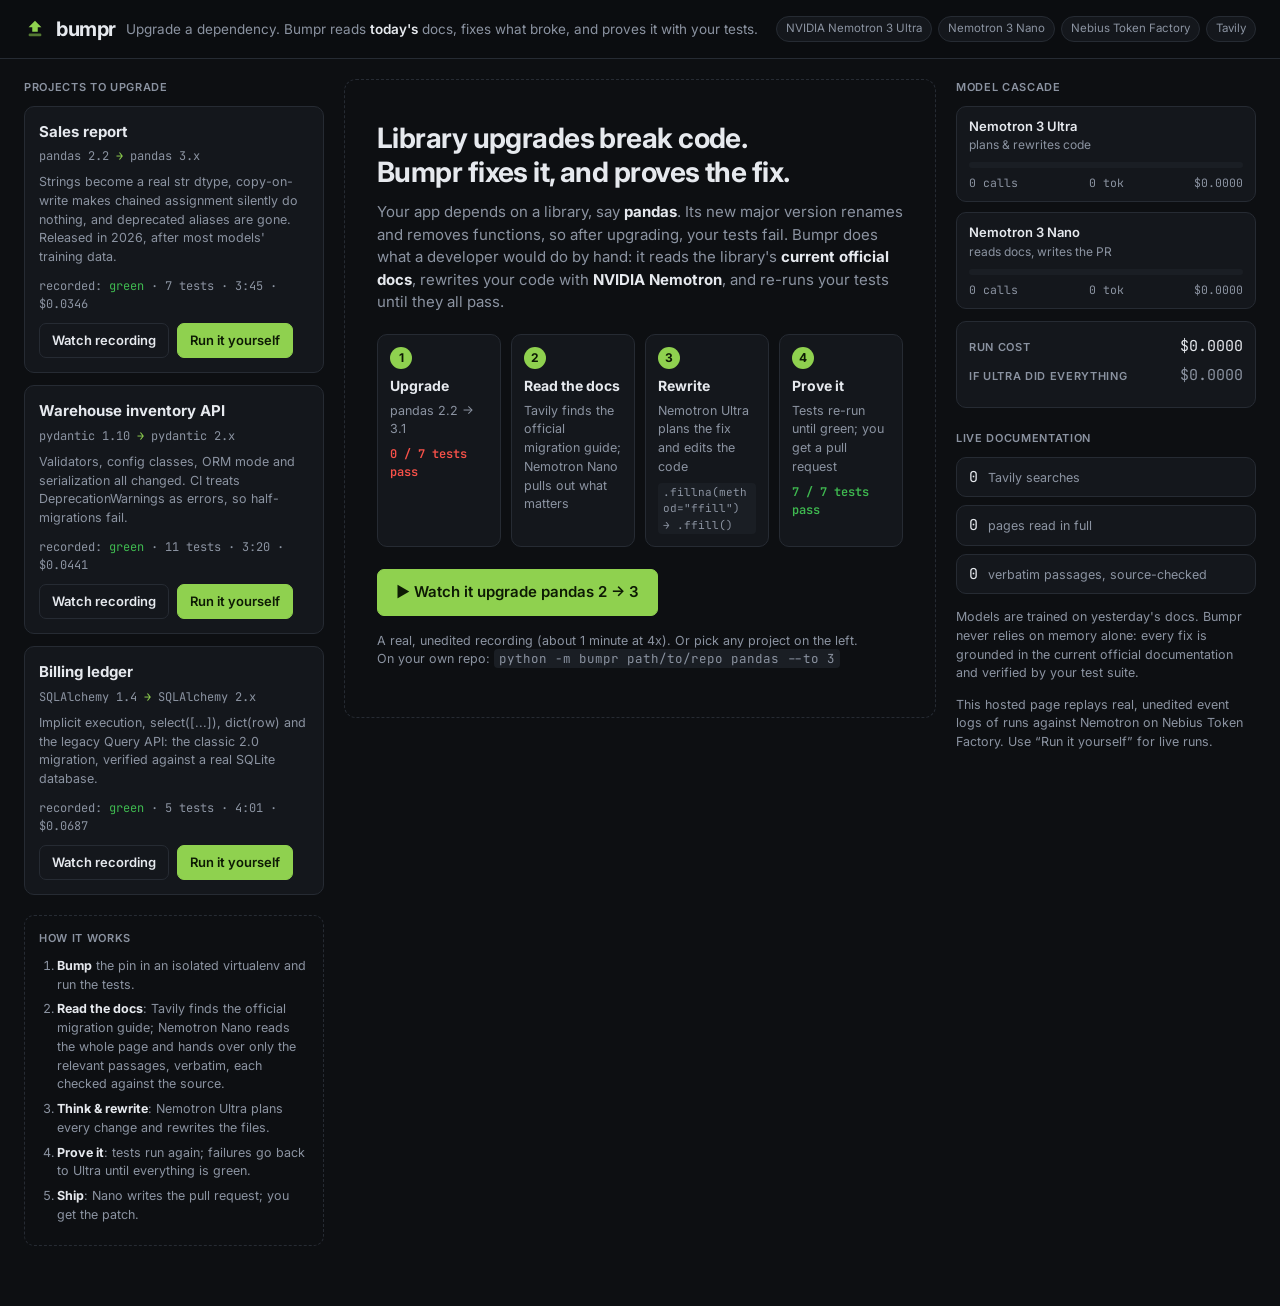
<file: docs/index.html>
<!doctype html>
<html lang="en" data-static="1">
<head>
<meta charset="utf-8">
<meta name="viewport" content="width=device-width, initial-scale=1">
<title>Bumpr: dependency upgrades that read the docs</title>
<meta name="description" content="Bumpr upgrades a Python dependency, reads today's official docs, fixes what broke, and proves it with your tests. NVIDIA Nemotron on Nebius Token Factory + Tavily.">
<link rel="preconnect" href="https://fonts.googleapis.com">
<link rel="preconnect" href="https://fonts.gstatic.com" crossorigin>
<link href="https://fonts.googleapis.com/css2?family=Inter:wght@400;500;600;700&family=JetBrains+Mono:wght@400;500&display=swap" rel="stylesheet">
<link rel="stylesheet" href="static/style.css?v=15">
</head>
<body>
<header class="top">
  <div class="brand">
    <span class="logo" aria-hidden="true">
      <svg viewBox="0 0 24 24" width="22" height="22"><path d="M12 3l7 7h-4v5H9v-5H5z" fill="currentColor"/><rect x="5" y="17" width="14" height="3" rx="1.5" fill="currentColor" opacity=".55"/></svg>
    </span>
    <span class="wordmark">bumpr</span>
    <span class="tagline">Upgrade a dependency. Bumpr reads <em>today's</em> docs, fixes what broke, and proves it with your tests.</span>
  </div>
  <div class="stack">
    <span class="chip">NVIDIA Nemotron 3 Ultra</span>
    <span class="chip">Nemotron 3 Nano</span>
    <span class="chip">Nebius Token Factory</span>
    <span class="chip">Tavily</span>
  </div>
</header>

<main class="layout">
  <aside class="projects">
    <h2 class="label">Projects to upgrade</h2>
    <div id="samples"></div>
    <div class="how">
      <h3 class="label">How it works</h3>
      <ol>
        <li><b>Bump</b> the pin in an isolated virtualenv and run the tests.</li>
        <li><b>Read the docs</b>: Tavily finds the official migration guide; Nemotron Nano reads the whole page and hands over only the relevant passages, verbatim, each checked against the source.</li>
        <li><b>Think &amp; rewrite</b>: Nemotron Ultra plans every change and rewrites the files.</li>
        <li><b>Prove it</b>: tests run again; failures go back to Ultra until everything is green.</li>
        <li><b>Ship</b>: Nano writes the pull request; you get the patch.</li>
      </ol>
    </div>
  </aside>

  <section class="run" id="run">
    <div class="empty" id="empty">
      <div class="empty-inner">
        <h1 class="hero">Library upgrades break code.<br>Bumpr fixes it, and proves the fix.</h1>
        <p class="lede">Your app depends on a library, say <b>pandas</b>. Its new major version renames and removes
          functions, so after upgrading, your tests fail. Bumpr does what a developer would do by hand: it reads the
          library's <b>current official docs</b>, rewrites your code with <b>NVIDIA Nemotron</b>, and re-runs your
          tests until they all pass.</p>
        <ol class="flow">
          <li><span class="n">1</span><b>Upgrade</b><span>pandas 2.2 → 3.1</span><em class="bad">0 / 7 tests pass</em></li>
          <li><span class="n">2</span><b>Read the docs</b><span>Tavily finds the official migration guide; Nemotron Nano pulls out what matters</span></li>
          <li><span class="n">3</span><b>Rewrite</b><span>Nemotron Ultra plans the fix and edits the code</span><code>.fillna(method="ffill") → .ffill()</code></li>
          <li><span class="n">4</span><b>Prove it</b><span>Tests re-run until green; you get a pull request</span><em class="good">7 / 7 tests pass</em></li>
        </ol>
        <button class="primary cta" id="cta">▶ Watch it upgrade pandas 2 → 3</button>
        <p class="muted small">A real, unedited recording (about 1 minute at 4x). Or pick any project on the left.<br>
          On your own repo: <code>python -m bumpr path/to/repo pandas --to 3</code></p>
      </div>
    </div>

    <div id="runview" hidden>
      <div class="runhead">
        <div>
          <div class="runtitle" id="runtitle">-</div>
          <div class="runsub" id="runsub"></div>
        </div>
        <div class="runmeta">
          <span class="status" id="status">idle</span>
          <span class="clock" id="clock">0:00</span>
        </div>
      </div>

      <div class="summary">
        <div><span class="label">Tests after upgrade</span><span class="sum-big" id="sumBroken">-</span></div>
        <div><span class="label">Tests now</span><span class="sum-big" id="sumNow">-</span></div>
        <div><span class="label">Lines of code changed</span><span class="sum-big" id="sumLines">0</span></div>
        <div><span class="label">AI cost</span><span class="sum-big" id="sumCost">$0.00</span></div>
      </div>
      <p class="nowline" id="nowline">Starting…</p>

      <ol class="stepper" id="stepper"></ol>

      <div class="meter">
        <div class="meter-top">
          <span class="label">Test suite</span>
          <span class="meter-num" id="meternum">-</span>
        </div>
        <div class="bar" id="bar"><span class="seg pass"></span><span class="seg fail"></span><span class="seg err"></span></div>
        <div class="history" id="history"></div>
      </div>

      <div class="controls" id="controls" hidden>
        <span class="label">Replay speed</span>
        <button data-speed="1">1x</button><button data-speed="4" class="on">4x</button><button data-speed="16">16x</button>
        <button data-speed="skip">Skip to end</button>
      </div>

      <div class="feed" id="feed"></div>

      <div class="result" id="result" hidden>
        <div class="tabs">
          <button class="tab on" data-tab="pr">Pull request</button>
          <button class="tab" data-tab="diff">Diff</button>
          <button class="tab" data-tab="sources">Sources</button>
          <a class="download" id="download" download="bumpr.patch">Download .patch</a>
        </div>
        <div class="tabbody" id="tab-pr"></div>
        <div class="tabbody" id="tab-diff" hidden></div>
        <div class="tabbody" id="tab-sources" hidden></div>
      </div>
    </div>
  </section>

  <aside class="stats">
    <h2 class="label">Model cascade</h2>
    <div class="cascade" id="cascade">
      <div class="model" data-model="ultra">
        <div class="mname">Nemotron 3 Ultra <span class="mrole">plans &amp; rewrites code</span></div>
        <div class="mbar"><span></span></div>
        <div class="mnums"><span class="calls">0 calls</span><span class="toks">0 tok</span><span class="cost">$0.0000</span></div>
      </div>
      <div class="model" data-model="nano">
        <div class="mname">Nemotron 3 Nano <span class="mrole">reads docs, writes the PR</span></div>
        <div class="mbar"><span></span></div>
        <div class="mnums"><span class="calls">0 calls</span><span class="toks">0 tok</span><span class="cost">$0.0000</span></div>
      </div>
    </div>
    <div class="totals">
      <div class="total"><span class="label">Run cost</span><span class="tnum" id="tcost">$0.0000</span></div>
      <div class="total"><span class="label">If Ultra did everything</span><span class="tnum muted" id="tultra">$0.0000</span></div>
      <div class="saving" id="saving"></div>
    </div>

    <h2 class="label">Live documentation</h2>
    <div class="docstats">
      <div><span class="tnum" id="nsearch">0</span><span class="label">Tavily searches</span></div>
      <div><span class="tnum" id="npages">0</span><span class="label">pages read in full</span></div>
      <div><span class="tnum" id="npass">0</span><span class="label">verbatim passages, source-checked</span></div>
    </div>
    <p class="note">Models are trained on yesterday's docs. Bumpr never relies on memory alone: every fix is grounded in the current official documentation and verified by your test suite.</p>
    <p class="note" id="livenote"></p>
  </aside>
</main>

<dialog id="codeDialog">
  <form method="dialog">
    <h3>Start a live run</h3>
    <p>Live runs call Nemotron on Nebius Token Factory and Tavily in real time (about 2-5 minutes, a few cents of credits). Enter the access code from the submission's testing instructions.</p>
    <input id="codeInput" type="password" placeholder="Access code" autocomplete="off">
    <div class="dlg-actions">
      <button value="cancel" class="ghost">Cancel</button>
      <button value="ok" class="primary">Run live</button>
    </div>
  </form>
</dialog>

<dialog id="localDialog">
  <form method="dialog">
    <h3>Run Bumpr yourself</h3>
    <p>This hosted page replays real, unedited runs. Live runs need your own Nebius Token Factory and Tavily keys (Tavily's free tier is enough):</p>
    <pre>git clone https://github.com/andrei-cicortas/bumpr
cd bumpr
pip install -r requirements.txt
cp .env.example .env   # add NEBIUS_API_KEY, TAVILY_API_KEY

# web UI with live runs
uvicorn web.server:app --port 8000

# or the CLI, on any repo with pytest + requirements.txt
python -m bumpr samples/pandas-sales-report pandas --to 3</pre>
    <div class="dlg-actions">
      <a class="ghost" href="https://github.com/andrei-cicortas/bumpr" target="_blank" rel="noopener">Open on GitHub</a>
      <button value="ok" class="primary">Got it</button>
    </div>
  </form>
</dialog>

<script src="static/app.js?v=15"></script>
</body>
</html>
</file>
<file: docs/static/style.css>
:root {
  --bg: #0d0f12;
  --panel: #14171c;
  --panel-2: #1a1e24;
  --line: #262b33;
  --text: #e6e9ee;
  --muted: #8b93a1;
  --faint: #5d6573;
  --accent: #8fd14f;
  --accent-ink: #0d1a04;
  --pass: #3fb950;
  --fail: #f85149;
  --err: #d29922;
  --info: #58a6ff;
  --violet: #bc8cff;
  --mono: "JetBrains Mono", ui-monospace, SFMono-Regular, Menlo, Consolas, monospace;
  --sans: "Inter", system-ui, -apple-system, Segoe UI, Roboto, sans-serif;
}
* { box-sizing: border-box; }
[hidden] { display: none !important; }
html, body { margin: 0; background: var(--bg); color: var(--text); font: 14px/1.5 var(--sans); }
a { color: var(--info); text-decoration: none; }
a:hover { text-decoration: underline; }
code { font-family: var(--mono); font-size: 12.5px; background: var(--panel-2); padding: 1px 5px; border-radius: 4px; }
.muted { color: var(--muted); }
.label { font-size: 11px; font-weight: 600; letter-spacing: .06em; text-transform: uppercase; color: var(--muted); margin: 0; }
button { font: inherit; cursor: pointer; }

/* header */
.top { display: flex; align-items: center; justify-content: space-between; gap: 16px; padding: 14px 24px;
  border-bottom: 1px solid var(--line); background: #0b0d10; position: sticky; top: 0; z-index: 5; flex-wrap: wrap; }
.brand { display: flex; align-items: center; gap: 10px; min-width: 0; flex-wrap: wrap; }
.logo { color: var(--accent); display: inline-flex; }
.wordmark { font-weight: 700; font-size: 20px; letter-spacing: -.02em; }
.tagline { color: var(--muted); font-size: 13.5px; }
.tagline em { color: var(--text); font-style: normal; font-weight: 600; }
.stack { display: flex; gap: 6px; flex-wrap: wrap; }
.chip { font-size: 11.5px; padding: 3px 9px; border: 1px solid var(--line); border-radius: 999px; color: var(--muted); background: var(--panel); white-space: nowrap; }

/* layout */
.layout { display: grid; grid-template-columns: 300px minmax(0, 1fr) 300px; gap: 20px; padding: 20px 24px 60px; max-width: 1500px; margin: 0 auto; }
@media (max-width: 1200px) { .layout { grid-template-columns: 280px minmax(0, 1fr); } .stats { grid-column: 1 / -1; } }
@media (max-width: 820px) { .layout { grid-template-columns: 1fr; padding: 16px; } .top { padding: 12px 16px; } }

/* projects */
.projects .label { margin-bottom: 10px; }
.card { background: var(--panel); border: 1px solid var(--line); border-radius: 10px; padding: 14px; margin-bottom: 12px; transition: border-color .15s; }
.card.active { border-color: var(--accent); }
.card h3 { margin: 0 0 4px; font-size: 15px; }
.ver { font-family: var(--mono); font-size: 12px; color: var(--muted); margin-bottom: 8px; }
.ver b { color: var(--accent); font-weight: 500; }
.card p { margin: 0 0 10px; color: var(--muted); font-size: 12.5px; }
.rec { font-size: 12px; color: var(--muted); margin-bottom: 10px; font-family: var(--mono); }
.rec .ok { color: var(--pass); }
.btns { display: flex; gap: 8px; }
.primary, .ghost { border-radius: 7px; padding: 7px 12px; font-size: 13px; font-weight: 600; border: 1px solid var(--line); }
.primary { background: var(--accent); color: var(--accent-ink); border-color: var(--accent); }
.primary:hover { filter: brightness(1.08); }
.ghost { background: transparent; color: var(--text); }
.ghost:hover { background: var(--panel-2); }
button:disabled { opacity: .45; cursor: not-allowed; }
.how { margin-top: 20px; padding: 14px; border: 1px dashed var(--line); border-radius: 10px; }
.how ol { margin: 8px 0 0; padding-left: 18px; color: var(--muted); font-size: 12.5px; }
.how li { margin-bottom: 6px; }
.how b { color: var(--text); }

/* run */
.run { min-width: 0; }
.empty { border: 1px dashed var(--line); border-radius: 12px; min-height: 420px; display: grid; place-items: center; text-align: center; padding: 24px; }
.empty .big { font-size: 20px; font-weight: 600; margin-bottom: 6px; }
.empty p { color: var(--muted); max-width: 460px; margin: 6px auto; }
.runhead { display: flex; justify-content: space-between; align-items: flex-start; gap: 12px; margin-bottom: 14px; flex-wrap: wrap; }
.runtitle { font-size: 20px; font-weight: 700; letter-spacing: -.01em; font-family: var(--mono); }
.runtitle .arrow { color: var(--accent); }
.runsub { color: var(--muted); font-size: 13px; }
.runmeta { display: flex; gap: 10px; align-items: center; }
.status { font-size: 12px; font-weight: 600; padding: 4px 10px; border-radius: 999px; background: var(--panel-2); color: var(--muted); border: 1px solid var(--line); }
.status.running { color: var(--info); border-color: #1f4a7a; }
.status.green { color: var(--pass); border-color: #1d5c2a; }
.status.red { color: var(--fail); border-color: #6e2622; }
.clock { font-family: var(--mono); color: var(--muted); }

.stepper { display: flex; list-style: none; padding: 0; margin: 0 0 14px; gap: 4px; flex-wrap: wrap; }
.stepper li { flex: 1 1 0; min-width: 64px; white-space: nowrap; font-size: 11.5px; color: var(--faint); padding: 7px 4px 0; border-top: 3px solid var(--line); text-align: center; }
.stepper li.done { color: var(--muted); border-color: #3b5a2a; }
.stepper li.now { color: var(--text); border-color: var(--accent); font-weight: 600; }

.meter { background: var(--panel); border: 1px solid var(--line); border-radius: 10px; padding: 12px 14px; margin-bottom: 12px; }
.meter-top { display: flex; justify-content: space-between; align-items: baseline; margin-bottom: 8px; }
.meter-num { font-family: var(--mono); font-size: 15px; }
.bar { height: 10px; border-radius: 5px; background: var(--panel-2); display: flex; overflow: hidden; }
.seg { display: block; height: 100%; width: 0; transition: width .5s ease; }
.seg.pass { background: var(--pass); } .seg.fail { background: var(--fail); } .seg.err { background: var(--err); }
.history { display: flex; gap: 6px; margin-top: 10px; flex-wrap: wrap; }
.hrun { font-family: var(--mono); font-size: 11px; padding: 2px 7px; border-radius: 5px; background: var(--panel-2); color: var(--muted); }
.hrun.g { color: var(--pass); } .hrun.r { color: var(--fail); }

.controls { display: flex; align-items: center; gap: 6px; margin-bottom: 10px; flex-wrap: wrap; }
.controls button { background: var(--panel); color: var(--muted); border: 1px solid var(--line); border-radius: 6px; padding: 3px 9px; font-size: 12px; }
.controls button.on { color: var(--accent-ink); background: var(--accent); border-color: var(--accent); }

/* feed */
.feed { display: flex; flex-direction: column; gap: 8px; }
.ev { background: var(--panel); border: 1px solid var(--line); border-radius: 10px; padding: 10px 12px; animation: in .25s ease; min-width: 0; }
@keyframes in { from { opacity: 0; transform: translateY(4px); } to { opacity: 1; transform: none; } }
.ev-head { display: flex; align-items: center; gap: 8px; font-size: 13px; flex-wrap: wrap; }
.ev-head .who { font-weight: 600; }
.ev-head .meta { margin-left: auto; color: var(--faint); font-family: var(--mono); font-size: 11.5px; }
.dot { width: 8px; height: 8px; border-radius: 50%; flex: none; background: var(--muted); }
.dot.ultra { background: var(--accent); } .dot.nano { background: var(--violet); } .dot.tavily { background: var(--info); }
.dot.test { background: var(--pass); } .dot.bad { background: var(--fail); }
.divider { margin: 10px 0 2px; font-size: 11px; font-weight: 600; letter-spacing: .06em; text-transform: uppercase; color: var(--muted); display: flex; gap: 8px; align-items: center; }
.divider::after { content: ""; flex: 1; border-top: 1px solid var(--line); }
.divider span { color: var(--faint); text-transform: none; letter-spacing: 0; font-weight: 400; }
pre { margin: 8px 0 0; font: 12px/1.55 var(--mono); white-space: pre-wrap; word-break: break-word; background: #0f1216; border: 1px solid var(--line); border-radius: 7px; padding: 8px 10px; max-height: 340px; overflow: auto; }
pre.think { color: #9aa4b2; max-height: 220px; }
pre.keys { color: #ffa198; }
.diff .add { color: #7ee787; background: rgba(46,160,67,.12); display: block; }
.diff .del { color: #ffa198; background: rgba(248,81,73,.12); display: block; }
.diff .hunk { color: var(--info); display: block; }
.diff .file { color: var(--muted); display: block; }
details > summary { cursor: pointer; color: var(--muted); font-size: 12.5px; margin-top: 6px; }
.links { margin: 6px 0 0; padding: 0; list-style: none; display: flex; flex-direction: column; gap: 3px; }
.links li { font-size: 12.5px; overflow: hidden; text-overflow: ellipsis; white-space: nowrap; }
.dom { font-family: var(--mono); font-size: 11px; color: var(--faint); margin-right: 6px; }
.plan { margin: 8px 0 0; padding-left: 20px; font-size: 13px; }
.plan li { margin-bottom: 4px; }
.plan code { font-size: 12px; }
.pill { font-family: var(--mono); font-size: 12px; padding: 2px 8px; border-radius: 5px; }
.pill.g { background: rgba(63,185,80,.14); color: var(--pass); } .pill.r { background: rgba(248,81,73,.14); color: var(--fail); }
.grounded { color: var(--pass); font-size: 12px; }

/* result */
.result { margin-top: 16px; background: var(--panel); border: 1px solid var(--accent); border-radius: 12px; overflow: hidden; }
.tabs { display: flex; gap: 2px; border-bottom: 1px solid var(--line); padding: 6px 8px 0; align-items: center; flex-wrap: wrap; }
.tab { background: none; border: none; color: var(--muted); padding: 8px 12px; border-bottom: 2px solid transparent; font-weight: 600; font-size: 13px; }
.tab.on { color: var(--text); border-color: var(--accent); }
.download { margin-left: auto; font-size: 12.5px; padding: 6px 10px; }
.tabbody { padding: 14px 18px; min-width: 0; }
.tabbody pre { max-height: 560px; }
.md h2 { font-size: 15px; margin: 14px 0 6px; } .md h2:first-child { margin-top: 0; }
.md ul { padding-left: 20px; margin: 6px 0; } .md li { margin-bottom: 5px; }
.md p { margin: 6px 0; }

/* stats */
.stats .label { margin-bottom: 10px; }
.cascade { display: flex; flex-direction: column; gap: 10px; margin-bottom: 12px; }
.model { background: var(--panel); border: 1px solid var(--line); border-radius: 10px; padding: 10px 12px; }
.mname { font-weight: 600; font-size: 13px; }
.mrole { display: block; font-weight: 400; color: var(--muted); font-size: 12px; }
.mbar { height: 6px; background: var(--panel-2); border-radius: 3px; margin: 8px 0 6px; overflow: hidden; }
.mbar span { display: block; height: 100%; width: 0; transition: width .4s; }
.model[data-model=ultra] .mbar span { background: var(--accent); }
.model[data-model=nano] .mbar span { background: var(--violet); }
.mnums { display: flex; justify-content: space-between; font-family: var(--mono); font-size: 11.5px; color: var(--muted); }
.totals { background: var(--panel); border: 1px solid var(--line); border-radius: 10px; padding: 10px 12px; margin-bottom: 22px; }
.total { display: flex; justify-content: space-between; align-items: baseline; padding: 3px 0; }
.total .label { margin: 0; }
.tnum { font-family: var(--mono); font-size: 15px; }
.saving { margin-top: 8px; font-size: 12.5px; color: var(--accent); }
.docstats { display: grid; gap: 8px; margin-bottom: 14px; }
.docstats > div { background: var(--panel); border: 1px solid var(--line); border-radius: 10px; padding: 8px 12px; display: flex; align-items: baseline; gap: 10px; }
.docstats .label { margin: 0; text-transform: none; letter-spacing: 0; font-weight: 400; font-size: 12.5px; }
.note { color: var(--muted); font-size: 12.5px; }

dialog { background: var(--panel); color: var(--text); border: 1px solid var(--line); border-radius: 12px; max-width: 420px; width: calc(100% - 32px); }
dialog::backdrop { background: rgba(0,0,0,.6); }
dialog h3 { margin-top: 0; }
dialog p { color: var(--muted); font-size: 13px; }
dialog input { width: 100%; padding: 9px 10px; border-radius: 7px; border: 1px solid var(--line); background: var(--bg); color: var(--text); font: inherit; }
.dlg-actions { display: flex; justify-content: flex-end; gap: 8px; margin-top: 14px; }

/* plain-language explainer + before/after summary */
.empty { place-items: start center; text-align: left; }
.empty-inner { max-width: 760px; padding: 18px 8px; }
.hero { font-size: 28px; line-height: 1.2; letter-spacing: -.02em; margin: 0 0 12px; }
.lede { color: var(--muted); font-size: 15px; margin: 0 0 20px !important; max-width: none !important; }
.lede b { color: var(--text); }
.flow { list-style: none; padding: 0; margin: 0 0 22px; display: grid; grid-template-columns: repeat(4, minmax(0, 1fr)); gap: 10px; }
@media (max-width: 900px) { .flow { grid-template-columns: repeat(2, minmax(0, 1fr)); } }
@media (max-width: 520px) { .flow { grid-template-columns: 1fr; } .hero { font-size: 23px; } }
.flow li { background: var(--panel); border: 1px solid var(--line); border-radius: 10px; padding: 12px; display: flex; flex-direction: column; gap: 6px; font-size: 12.5px; color: var(--muted); position: relative; }
.flow li b { color: var(--text); font-size: 14px; }
.flow .n { width: 22px; height: 22px; border-radius: 50%; background: var(--accent); color: var(--accent-ink); font-weight: 700; display: grid; place-items: center; font-size: 12px; }
.flow em { font-style: normal; font-family: var(--mono); font-size: 12px; font-weight: 600; }
.flow code { font-size: 11px; word-break: break-word; }
.bad { color: var(--fail) !important; } .good { color: var(--pass) !important; }
.cta { font-size: 15px; padding: 11px 18px; margin-bottom: 10px; }
.small { font-size: 12.5px; margin: 6px 0 !important; max-width: none !important; }
.summary { display: grid; grid-template-columns: repeat(4, minmax(0, 1fr)); gap: 8px; margin-bottom: 10px; }
@media (max-width: 900px) { .summary { grid-template-columns: repeat(2, minmax(0, 1fr)); } }
.summary > div { background: var(--panel); border: 1px solid var(--line); border-radius: 10px; padding: 9px 12px; display: flex; flex-direction: column; gap: 2px; min-width: 0; }
.summary .label { font-size: 10.5px; }
.sum-big { font-family: var(--mono); font-size: 17px; font-weight: 500; white-space: nowrap; overflow: hidden; text-overflow: ellipsis; }
.nowline { margin: 0 0 14px; padding: 10px 14px; border-left: 3px solid var(--accent); background: var(--panel); border-radius: 0 8px 8px 0; font-size: 14px; }
.nowline.done { border-color: var(--pass); }
.explain { color: var(--muted); font-size: 12.5px; margin-top: 4px; }
</file>
